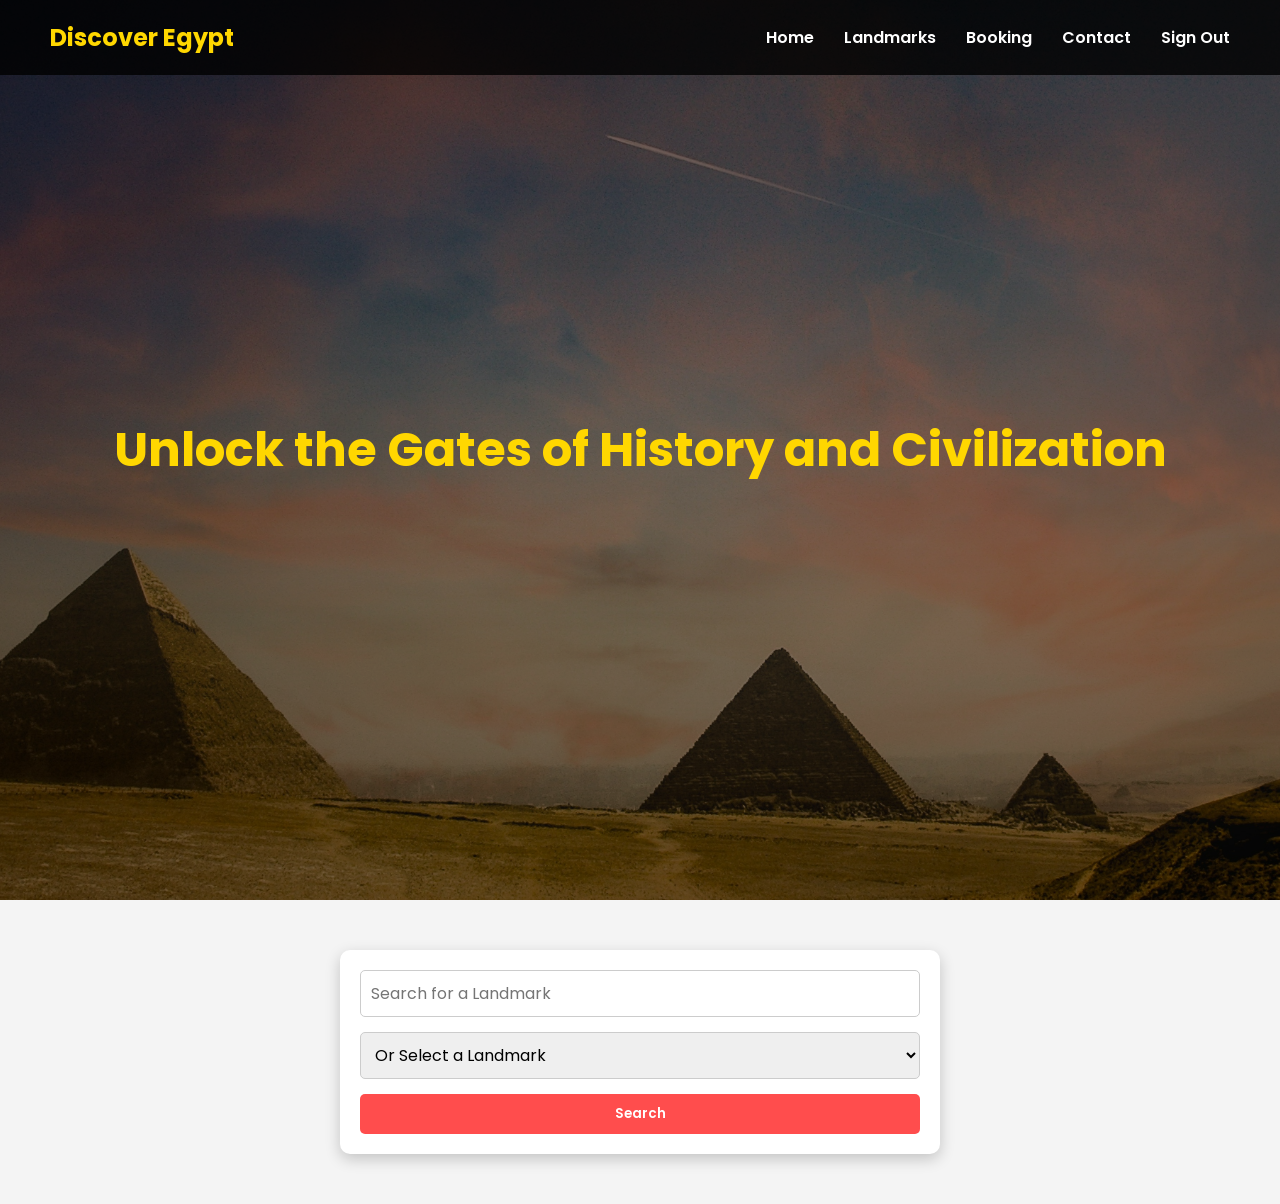
<file: booking.html>
<!DOCTYPE html>
<html lang="en">
<head>
    <meta charset="UTF-8">
    <meta name="viewport" content="width=device-width, initial-scale=1.0">
    <title>Book Your Trip - Discover Egypt</title>
    <link href="https://fonts.googleapis.com/css2?family=Poppins:wght@400;600;700&display=swap" rel="stylesheet">
    <link rel="stylesheet" href="CSS/home.css">
    <link rel="stylesheet" href="CSS/booking.css">
</head>
<body>
    <nav class="navbar">
        <div class="logo">Discover Egypt</div>
        <ul class="nav-links">
            <li><a href="home.html">Home</a></li>
            <li><a href="landmarks.html">Landmarks</a></li>
            <li><a href="booking.html">Booking</a></li>
            <li><a href="Contact.html">Contact</a></li>
            <li><a href="login&reg.html">Sign Out</a></li>
        </ul>
        <div class="hamburger">
            <span></span>
            <span></span>
            <span></span>
        </div>
    </nav>

    <section class="header-section">
        <h1>Unlock the Gates of History and Civilization</h1>
    </section>

    <section class="search-section">
        <form class="search-form" action="landmark_details.html" method="GET">
            <input type="text" name="landmark" placeholder="Search for a Landmark">
            <select name="landmark_select">
                <option value="" disabled selected>Or Select a Landmark</option>
                <option value="Giza Pyramids">Giza Pyramids</option>
                <option value="Luxor">Luxor</option>
                <option value="Aswan">Aswan</option>
                <option value="Cairo">Cairo</option>
                <option value="Sharm El-Sheikh">Sharm El-Sheikh</option>
            </select>
            <button type="submit">Search</button>
        </form>
    </section>

    <script src="JS/home.js"></script>
    <script src="JS/booking.js"></script>
</body>
</html>
</file>
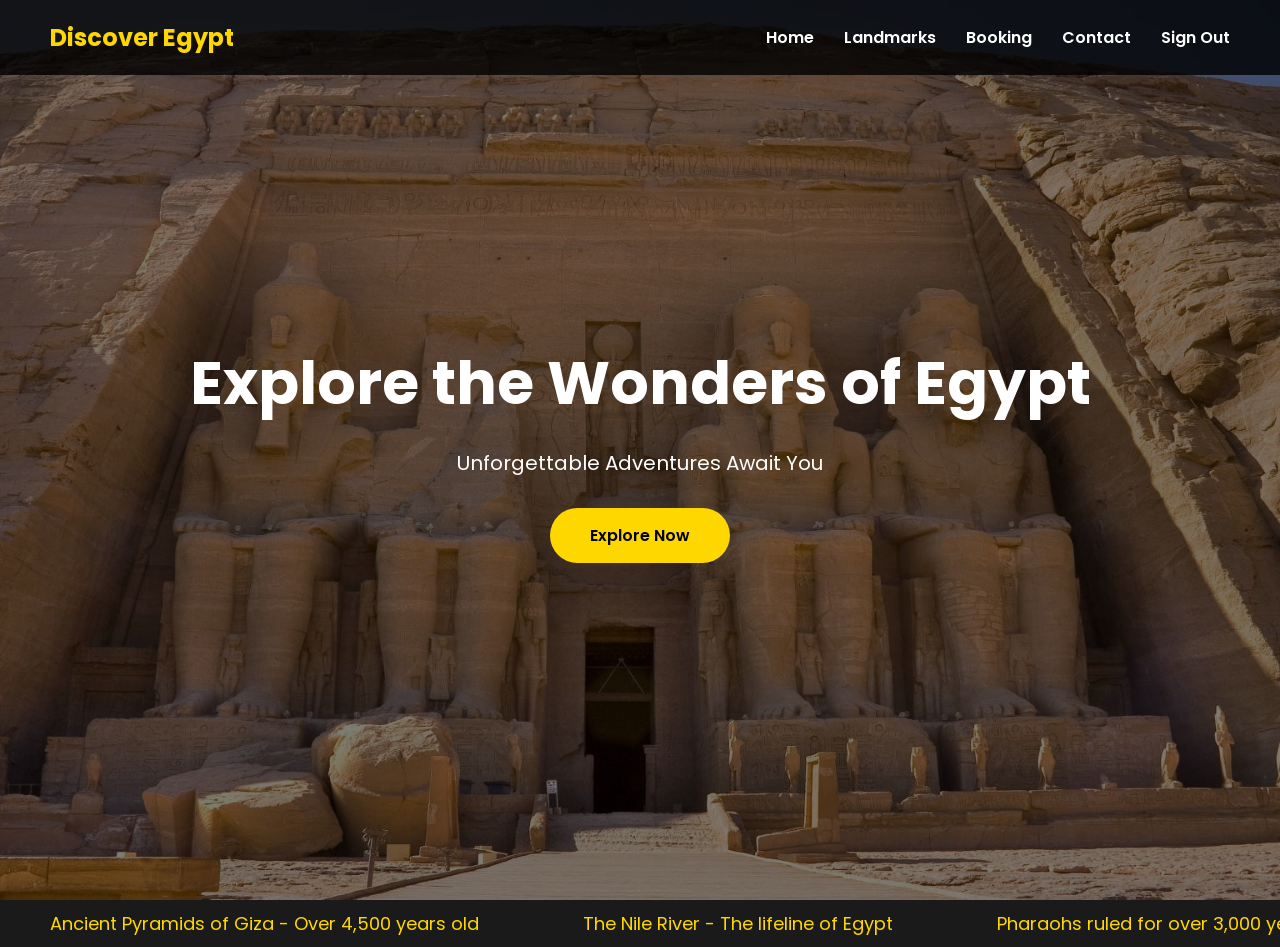
<file: Home.html>
<!DOCTYPE html>
<html lang="en">
<head>
    <meta charset="UTF-8">
    <meta name="viewport" content="width=device-width, initial-scale=1.0">
    <title>Discover Egypt</title>
    <link rel="stylesheet" href="CSS/home.css">
    <link href="https://fonts.googleapis.com/css2?family=Poppins:wght@400;600;700&display=swap" rel="stylesheet">
</head>
<body>
    <nav class="navbar">
        <div class="logo">Discover Egypt</div>
        <ul class="nav-links">
            <li><a href="#home">Home</a></li>
            <li><a href="landmarks.html">Landmarks</a></li>
            <li><a href="booking.html">Booking</a></li>
            <li><a href="Contact.html">Contact</a></li>
            <li><a href="login&reg.html">Sign Out</a></li>
        </ul>
        <div class="hamburger">
            <span></span>
            <span></span>
            <span></span>
        </div>
    </nav>

    <section class="hero">
        <div class="hero-content">
            <h1>Explore the Wonders of Egypt</h1>
            <p>Unforgettable Adventures Await You</p>
            <a href="landmarks.html" class="explore-btn">Explore Now</a>
        </div>
    </section>

    <div class="ticker">
        <div class="ticker-content">
            <span>Ancient Pyramids of Giza - Over 4,500 years old</span>
            <span>The Nile River - The lifeline of Egypt</span>
            <span>Pharaohs ruled for over 3,000 years</span>
            <span>Luxor - The world’s greatest open-air museum</span>
            <span>Hieroglyphs - The ancient writing system</span>
        </div>
    </div>

    <script src="JS/home.js"></script>
</body>
</html>
</file>
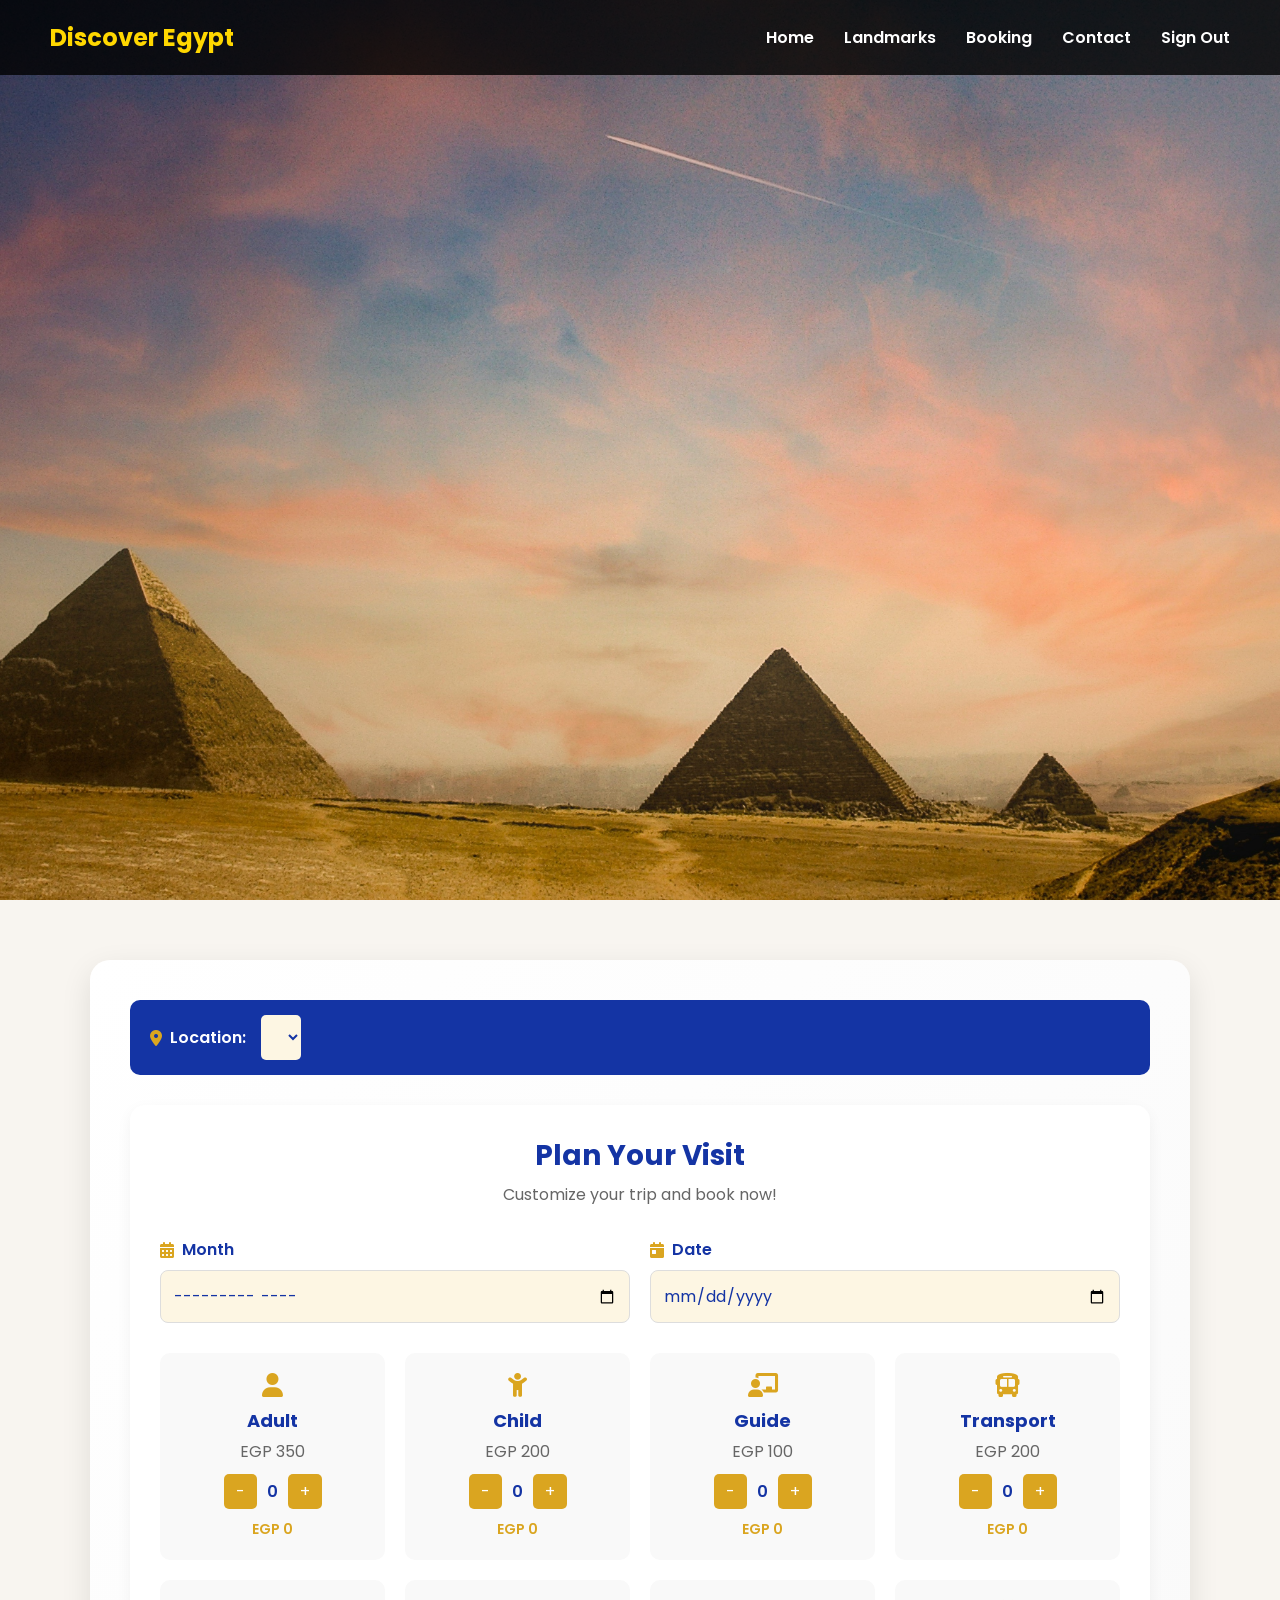
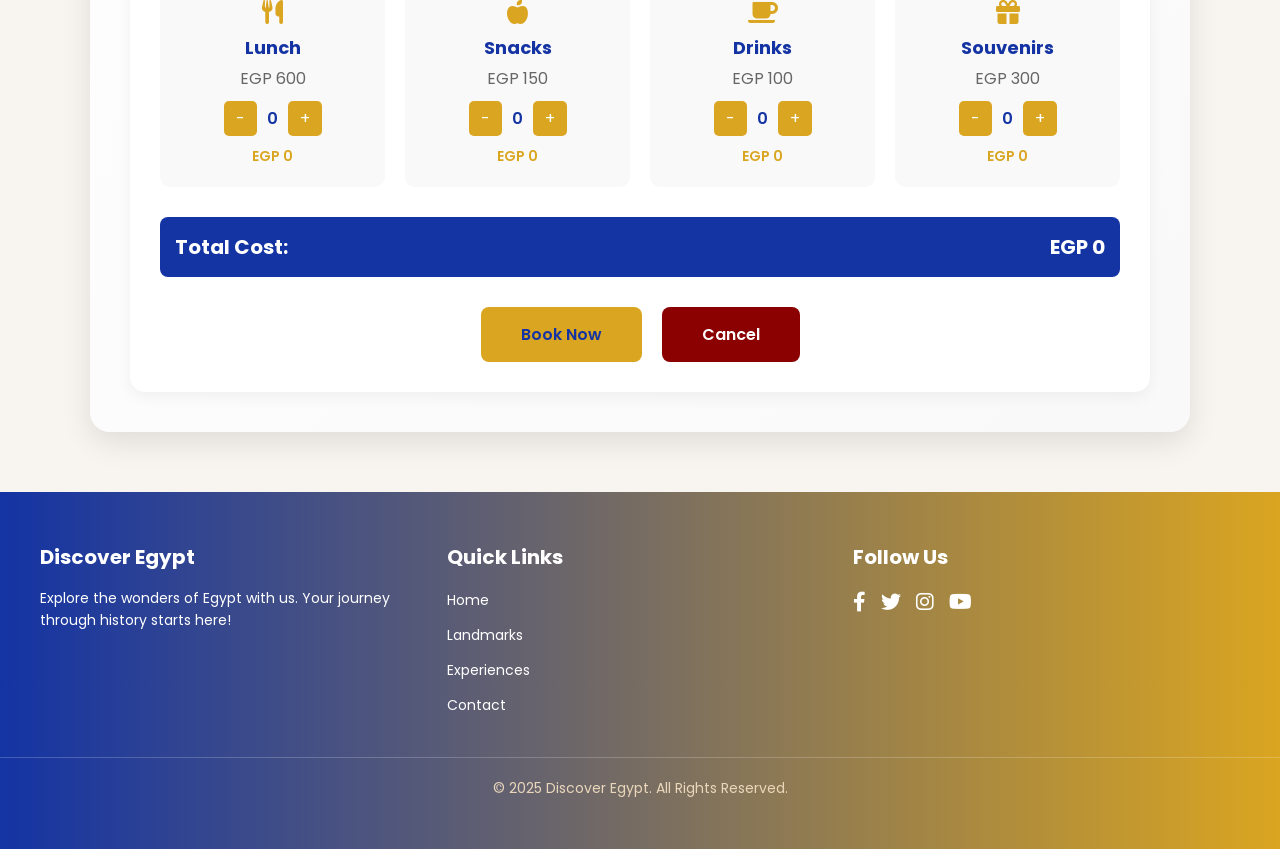
<file: landmark_details.html>
<!DOCTYPE html>
<html lang="en">
<head>
    <meta charset="UTF-8">
    <meta name="viewport" content="width=device-width, initial-scale=1.0">
    <title>Landmark Details - Discover Egypt</title>
    <link href="https://fonts.googleapis.com/css2?family=Poppins:wght@400;600;700&display=swap" rel="stylesheet">
    <link rel="stylesheet" href="CSS/home.css">
    <link rel="stylesheet" href="CSS/landmark_details.css">
    <link rel="stylesheet" href="https://cdnjs.cloudflare.com/ajax/libs/font-awesome/6.0.0-beta3/css/all.min.css">
</head>
<body>
    <nav class="navbar">
        <div class="logo">Discover Egypt</div>
        <ul class="nav-links">
            <li><a href="home.html">Home</a></li>
            <li><a href="landmarks.html">Landmarks</a></li>
            <li><a href="booking.html">Booking</a></li>
            <li><a href="Contact.html">Contact</a></li>
            <li><a href="login&reg.html">Sign Out</a></li>
        </ul>
        <div class="hamburger">
            <span></span>
            <span></span>
            <span></span>
        </div>
    </nav>

    <section class="landmark-header" id="landmark-header">
        <div class="header-overlay">
            <h1 id="landmark-name"></h1>
        </div>
    </section>

    <section class="details-section">
        <div class="location">
            <label><i class="fas fa-map-marker-alt"></i> Location:</label>
            <select id="location-select">
                <option value=""></option>
            </select>
        </div>
        <form class="booking-form" action="#" method="GET">
            <div class="form-header">
                <h2>Plan Your Visit</h2>
                <p>Customize your trip and book now!</p>
            </div>
            <div class="form-row">
                <div class="form-group">
                    <label><i class="fas fa-calendar-alt"></i> Month</label>
                    <input type="month" name="month" required>
                </div>
                <div class="form-group">
                    <label><i class="fas fa-calendar-day"></i> Date</label>
                    <input type="date" name="date" required>
                </div>
            </div>
            <div class="options-grid">
                <div class="option-card">
                    <i class="fas fa-user"></i>
                    <h3>Adult</h3>
                    <p>EGP 350</p>
                    <div class="counter">
                        <button type="button" class="decrement">-</button>
                        <span class="count">0</span>
                        <button type="button" class="increment">+</button>
                    </div>
                    <span class="total">EGP 0</span>
                </div>
                <div class="option-card">
                    <i class="fas fa-child"></i>
                    <h3>Child</h3>
                    <p>EGP 200</p>
                    <div class="counter">
                        <button type="button" class="decrement">-</button>
                        <span class="count">0</span>
                        <button type="button" class="increment">+</button>
                    </div>
                    <span class="total">EGP 0</span>
                </div>
                <div class="option-card">
                    <i class="fas fa-chalkboard-teacher"></i>
                    <h3>Guide</h3>
                    <p>EGP 100</p>
                    <div class="counter">
                        <button type="button" class="decrement">-</button>
                        <span class="count">0</span>
                        <button type="button" class="increment">+</button>
                    </div>
                    <span class="total">EGP 0</span>
                </div>
                <div class="option-card">
                    <i class="fas fa-bus"></i>
                    <h3>Transport</h3>
                    <p>EGP 200</p>
                    <div class="counter">
                        <button type="button" class="decrement">-</button>
                        <span class="count">0</span>
                        <button type="button" class="increment">+</button>
                    </div>
                    <span class="total">EGP 0</span>
                </div>
                <div class="option-card">
                    <i class="fas fa-utensils"></i>
                    <h3>Lunch</h3>
                    <p>EGP 600</p>
                    <div class="counter">
                        <button type="button" class="decrement">-</button>
                        <span class="count">0</span>
                        <button type="button" class="increment">+</button>
                    </div>
                    <span class="total">EGP 0</span>
                </div>
                <div class="option-card">
                    <i class="fas fa-apple-alt"></i>
                    <h3>Snacks</h3>
                    <p>EGP 150</p>
                    <div class="counter">
                        <button type="button" class="decrement">-</button>
                        <span class="count">0</span>
                        <button type="button" class="increment">+</button>
                    </div>
                    <span class="total">EGP 0</span>
                </div>
                <div class="option-card">
                    <i class="fas fa-coffee"></i>
                    <h3>Drinks</h3>
                    <p>EGP 100</p>
                    <div class="counter">
                        <button type="button" class="decrement">-</button>
                        <span class="count">0</span>
                        <button type="button" class="increment">+</button>
                    </div>
                    <span class="total">EGP 0</span>
                </div>
                <div class="option-card">
                    <i class="fas fa-gift"></i>
                    <h3>Souvenirs</h3>
                    <p>EGP 300</p>
                    <div class="counter">
                        <button type="button" class="decrement">-</button>
                        <span class="count">0</span>
                        <button type="button" class="increment">+</button>
                    </div>
                    <span class="total">EGP 0</span>
                </div>
            </div>
            <div class="total-cost">
                <span>Total Cost:</span>
                <span id="total-cost">EGP 0</span>
            </div>
            <input type="hidden" name="landmark" id="landmark-input">
            <input type="hidden" name="adults" class="adults-count" value="0">
            <input type="hidden" name="children" class="children-count" value="0">
            <input type="hidden" name="guide" class="guide-count" value="0">
            <input type="hidden" name="transport" class="transport-count" value="0">
            <input type="hidden" name="lunch" class="lunch-count" value="0">
            <input type="hidden" name="snacks" class="snacks-count" value="0">
            <input type="hidden" name="drinks" class="drinks-count" value="0">
            <input type="hidden" name="souvenirs" class="souvenirs-count" value="0">
            <div class="form-buttons">
                <button type="submit" class="book-btn">Book Now</button>
                <button type="button" class="cancel-btn">Cancel</button>
            </div>
        </form>
    </section>

    <footer class="footer">
        <div class="footer-content">
            <div class="footer-section">
                <h3>Discover Egypt</h3>
                <p>Explore the wonders of Egypt with us. Your journey through history starts here!</p>
            </div>
            <div class="footer-section">
                <h3>Quick Links</h3>
                <ul>
                    <li><a href="home.html">Home</a></li>
                    <li><a href="landmarks.html">Landmarks</a></li>
                    <li><a href="#experiences">Experiences</a></li>
                    <li><a href="#contact">Contact</a></li>
                </ul>
            </div>
            <div class="footer-section">
                <h3>Follow Us</h3>
                <div class="social-icons">
                    <a href="#"><i class="fab fa-facebook-f"></i></a>
                    <a href="#"><i class="fab fa-twitter"></i></a>
                    <a href="#"><i class="fab fa-instagram"></i></a>
                    <a href="#"><i class="fab fa-youtube"></i></a>
                </div>
            </div>
        </div>
        <div class="footer-bottom">
            <p>© 2025 Discover Egypt. All Rights Reserved.</p>
        </div>
    </footer>

    <script src="JS/home.js"></script>
    <script src="JS/landmark_details.js"></script>
</body>
</html>
</file>
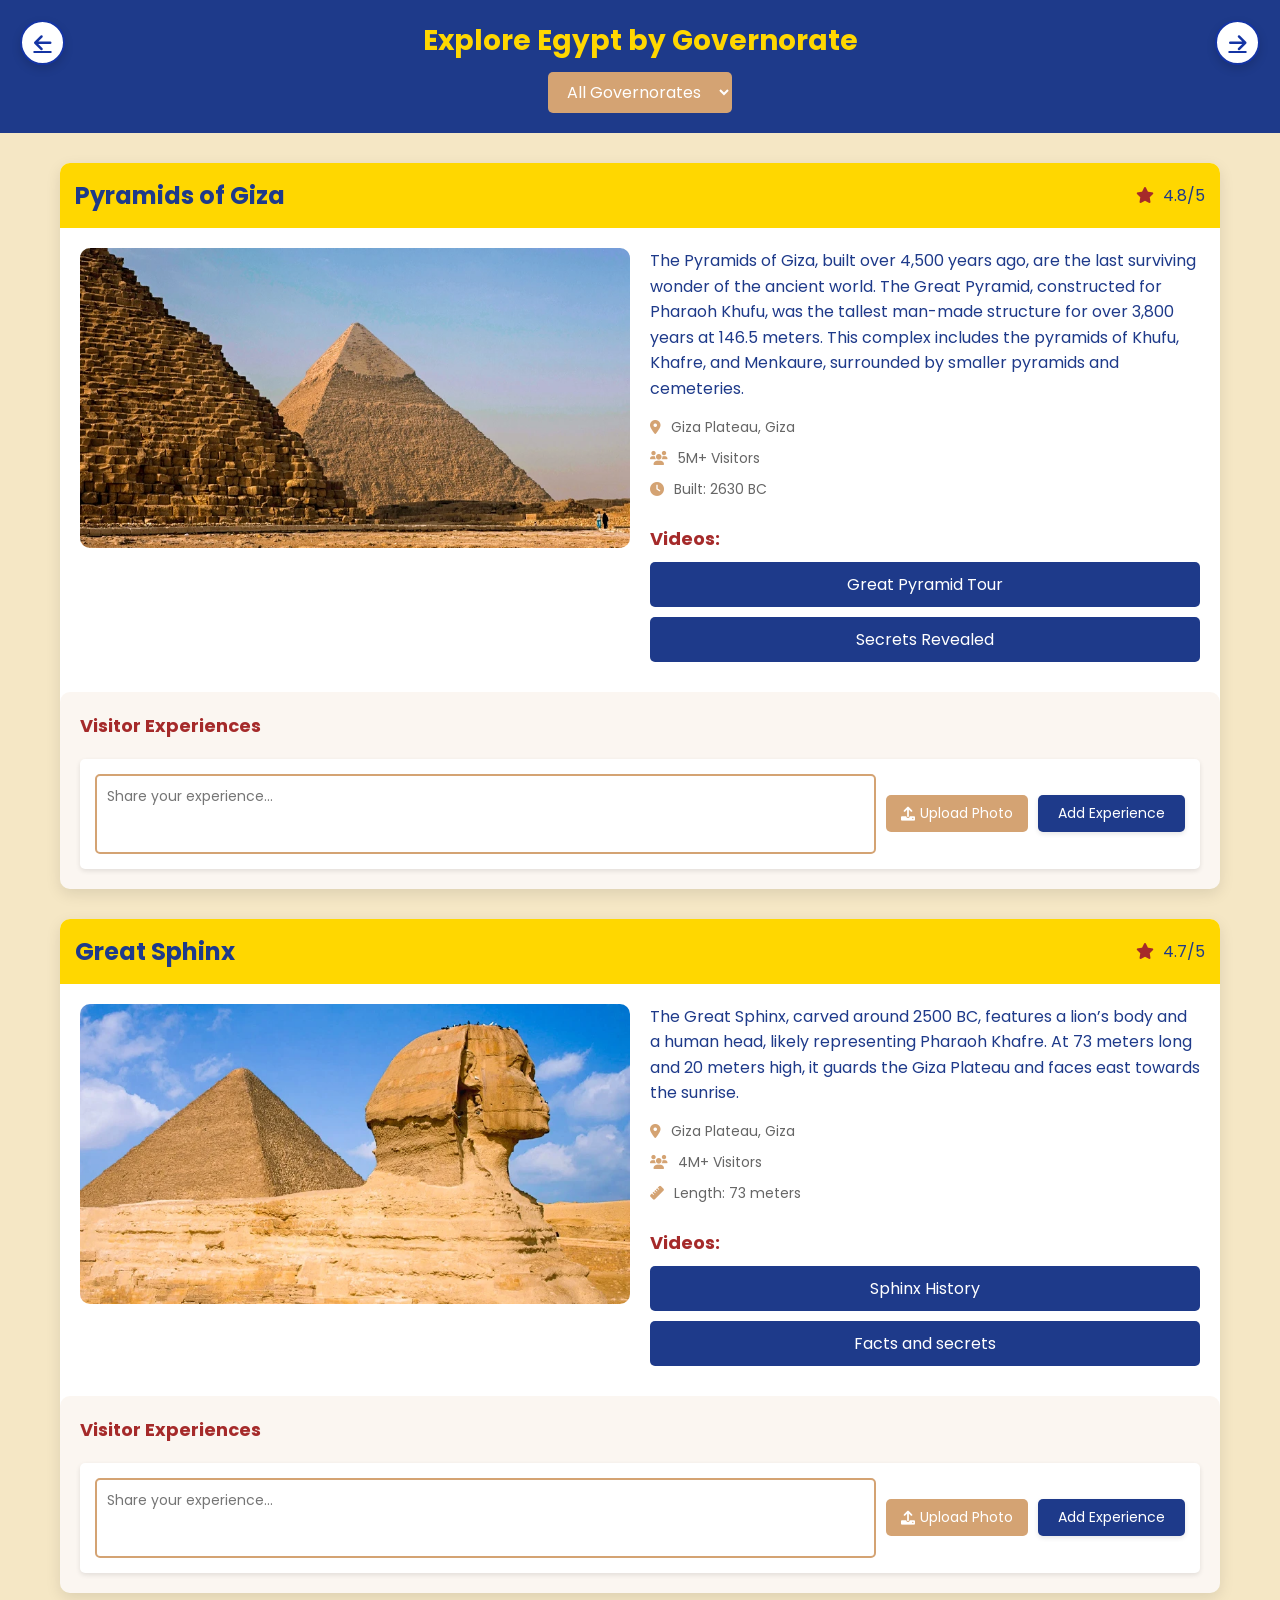
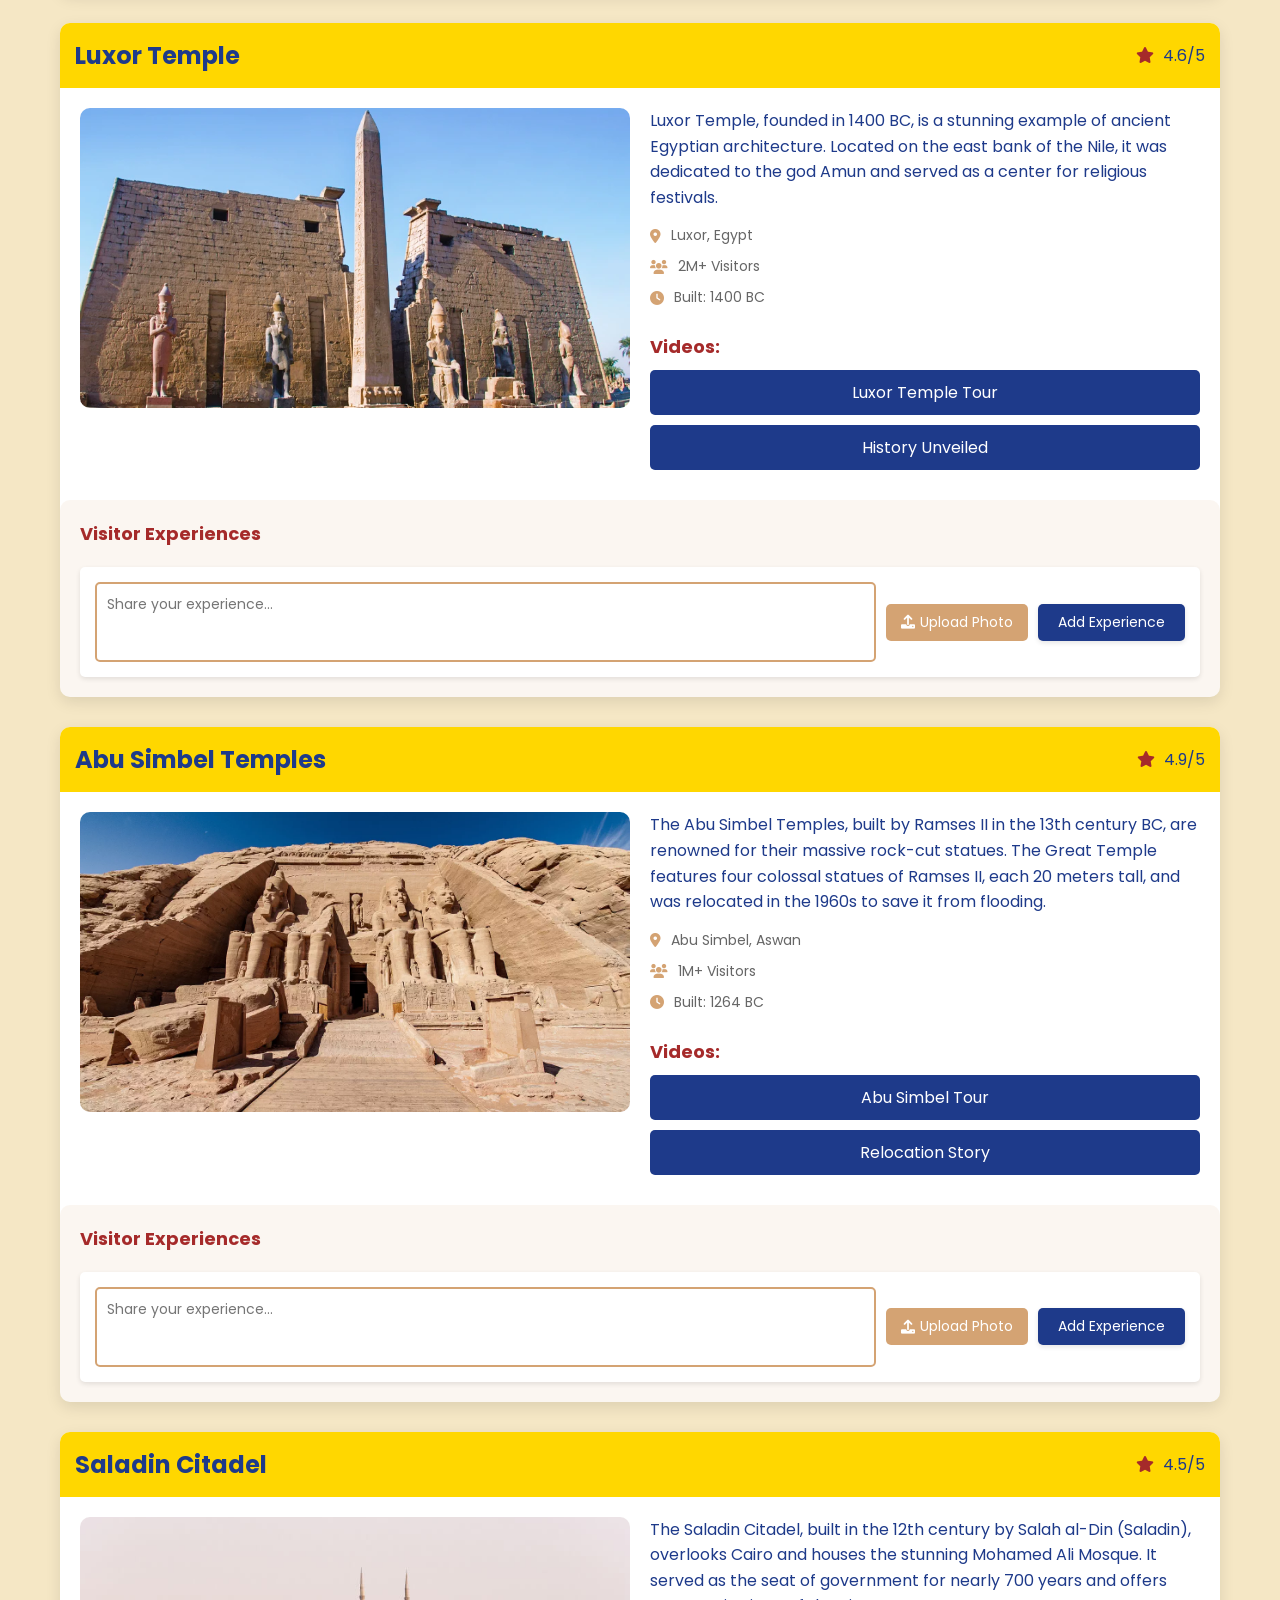
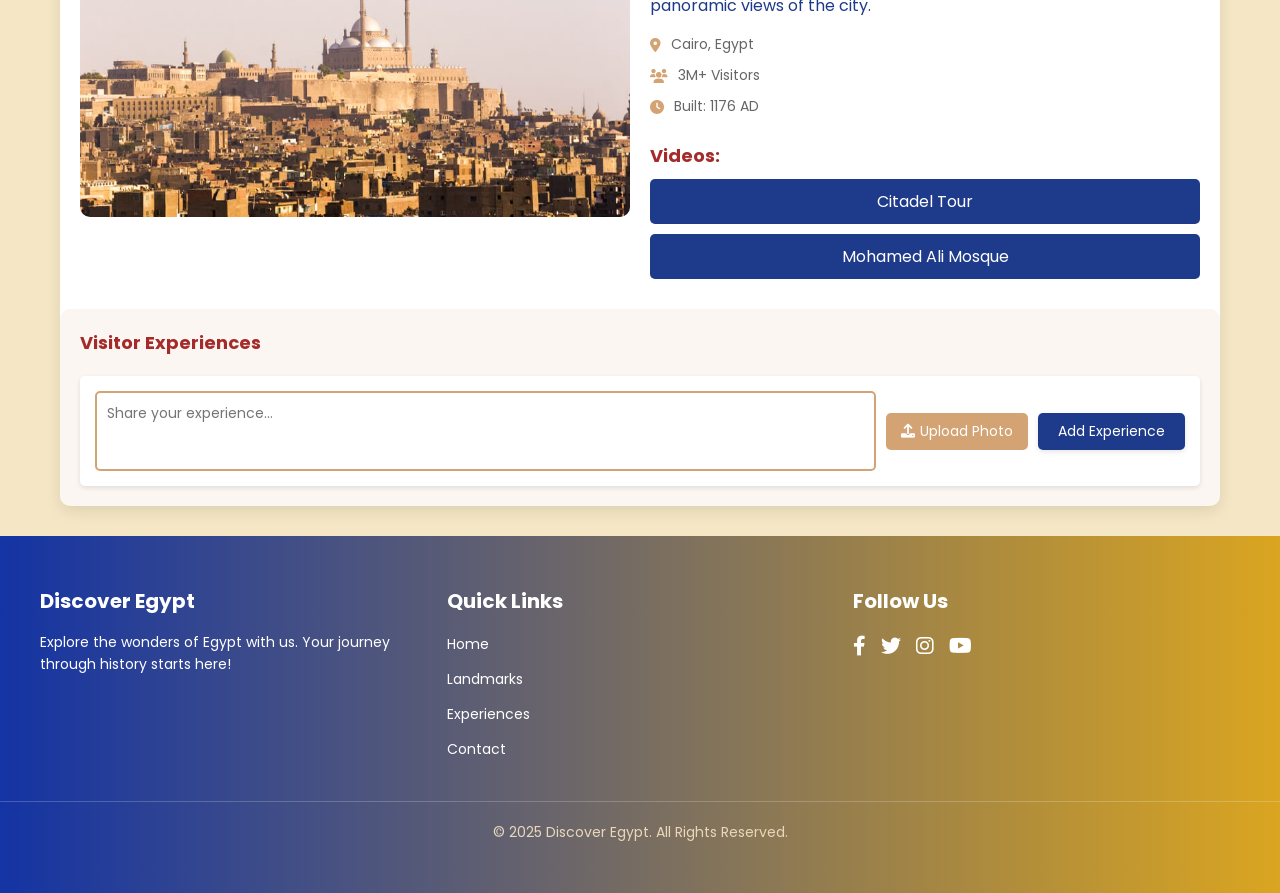
<file: landmarks.html>
<!DOCTYPE html>
<html lang="en">
<head>
    <meta charset="UTF-8">
    <meta name="viewport" content="width=device-width, initial-scale=1.0">
    <title>Egypt Landmarks</title>
    <link rel="stylesheet" href="CSS/landmarks.css">
    <link href="https://fonts.googleapis.com/css2?family=Poppins:wght@400;600;700&display=swap" rel="stylesheet">
    <link rel="stylesheet" href="https://cdnjs.cloudflare.com/ajax/libs/font-awesome/6.0.0-beta3/css/all.min.css">
</head>
<body>
    <a href="Home.html" class="back-arrow">
        <i class="fas fa-arrow-left"></i>
    </a>
    <a href="booking.html" class="back-arrow-1">
        <i class="fas fa-arrow-right"></i>
    </a>
    <div class="filter-bar">
        <h1>Explore Egypt by Governorate</h1>
        <select id="governorateFilter">
            <option value="all">All Governorates</option>
            <option value="cairo">Cairo</option>
            <option value="giza">Giza</option>
            <option value="luxor">Luxor</option>
            <option value="aswan">Aswan</option>
        </select>
    </div>

    <section class="landmarks-container" id="landmarks">
        <div class="landmark" data-governorate="giza">
            <div class="landmark-header">
                <h2>Pyramids of Giza</h2>
                <span class="rating"><i class="fas fa-star"></i> 4.8/5</span>
            </div>
            <div class="landmark-content">
                <div class="main-image" style="background-image: url('./Images/The\ Pyramids\ of\ Giza.webp');"></div>
                <div class="landmark-details">
                    <p>The Pyramids of Giza, built over 4,500 years ago, are the last surviving wonder of the ancient world. The Great Pyramid, constructed for Pharaoh Khufu, was the tallest man-made structure for over 3,800 years at 146.5 meters. This complex includes the pyramids of Khufu, Khafre, and Menkaure, surrounded by smaller pyramids and cemeteries.</p>
                    <ul class="landmark-facts">
                        <li><i class="fas fa-map-marker-alt"></i> Giza Plateau, Giza</li>
                        <li><i class="fas fa-users"></i> 5M+ Visitors</li>
                        <li><i class="fas fa-clock"></i> Built: 2630 BC</li>
                    </ul>
                    <div class="video-links">
                        <h3>Videos:</h3>
                        <a href="https://youtu.be/CEl6P5wo6ro?si=1z77TdW2sABazjWZ" target="_blank">Great Pyramid Tour</a>
                        <a href="https://youtu.be/8AgeNvHZ_ks?si=HW1ynbRqHh42YvYd" target="_blank">Secrets Revealed</a>
                    </div>
                </div>
            </div>
            <div class="visitor-experiences">
                <h3>Visitor Experiences</h3>
                <div class="experience-list" id="experienceList-pyramids"></div>
                <form class="experience-form" data-landmark="pyramids">
                    <textarea placeholder="Share your experience..." required></textarea>
                    <label for="file-pyramids" class="upload-btn"><i class="fas fa-upload"></i> Upload Photo</label>
                    <input type="file" id="file-pyramids" accept="image/*">
                    <button type="submit">Add Experience</button>
                </form>
            </div>
        </div>



        <div class="landmark" data-governorate="giza">
            <div class="landmark-header">
                <h2>Great Sphinx</h2>
                <span class="rating"><i class="fas fa-star"></i> 4.7/5</span>
            </div>
            <div class="landmark-content">
                <div class="main-image" style="background-image: url('./Images/Sphinx\ of\ Giza.webp');"></div>
                <div class="landmark-details">
                    <p>The Great Sphinx, carved around 2500 BC, features a lion’s body and a human head, likely representing Pharaoh Khafre. At 73 meters long and 20 meters high, it guards the Giza Plateau and faces east towards the sunrise.</p>
                    <ul class="landmark-facts">
                        <li><i class="fas fa-map-marker-alt"></i> Giza Plateau, Giza</li>
                        <li><i class="fas fa-users"></i> 4M+ Visitors</li>
                        <li><i class="fas fa-ruler"></i> Length: 73 meters</li>
                    </ul>
                    <div class="video-links">
                        <h3>Videos:</h3>
                        <a href="https://youtu.be/zGNctMdQuNI?si=DGIKiA4RuTkXxDKC" target="_blank">Sphinx History</a>
                        <a href="https://youtu.be/3DKKdzqSr6I?si=MICg8WmwZvi1w668" target="_blank">Facts and secrets</a>
                    </div>
                </div>
            </div>
            <div class="visitor-experiences">
                <h3>Visitor Experiences</h3>
                <div class="experience-list" id="experienceList-sphinx"></div>
                <form class="experience-form" data-landmark="sphinx">
                    <textarea placeholder="Share your experience..." required></textarea>
                    <label for="file-sphinx" class="upload-btn"><i class="fas fa-upload"></i> Upload Photo</label>
                    <input type="file" id="file-sphinx" accept="image/*">
                    <button type="submit">Add Experience</button>
                </form>
            </div>
        </div>



        <div class="landmark" data-governorate="luxor">
            <div class="landmark-header">
                <h2>Luxor Temple</h2>
                <span class="rating"><i class="fas fa-star"></i> 4.6/5</span>
            </div>
            <div class="landmark-content">
                <div class="main-image" style="background-image: url('./Images/facing-luxor-temple.webp');"></div>
                <div class="landmark-details">
                    <p>Luxor Temple, founded in 1400 BC, is a stunning example of ancient Egyptian architecture. Located on the east bank of the Nile, it was dedicated to the god Amun and served as a center for religious festivals.</p>
                    <ul class="landmark-facts">
                        <li><i class="fas fa-map-marker-alt"></i> Luxor, Egypt</li>
                        <li><i class="fas fa-users"></i> 2M+ Visitors</li>
                        <li><i class="fas fa-clock"></i> Built: 1400 BC</li>
                    </ul>
                    <div class="video-links">
                        <h3>Videos:</h3>
                        <a href="https://youtu.be/Xm5WyKzq_Eg?si=YmG-k3pfXOxe1tWI" target="_blank">Luxor Temple Tour</a>
                        <a href="https://youtu.be/CqO4PE4uZhc?si=xzyEtjiIPD4B4_O3" target="_blank">History Unveiled</a>
                    </div>
                </div>
            </div>
            <div class="visitor-experiences">
                <h3>Visitor Experiences</h3>
                <div class="experience-list" id="experienceList-luxor"></div>
                <form class="experience-form" data-landmark="luxor">
                    <textarea placeholder="Share your experience..." required></textarea>
                    <label for="file-luxor" class="upload-btn"><i class="fas fa-upload"></i> Upload Photo</label>
                    <input type="file" id="file-luxor" accept="image/*">
                    <button type="submit">Add Experience</button>
                </form>
            </div>
        </div>



        <div class="landmark" data-governorate="aswan">
            <div class="landmark-header">
                <h2>Abu Simbel Temples</h2>
                <span class="rating"><i class="fas fa-star"></i> 4.9/5</span>
            </div>
            <div class="landmark-content">
                <div class="main-image" style="background-image: url('./Images/Abosumbal.webp');"></div>
                <div class="landmark-details">
                    <p>The Abu Simbel Temples, built by Ramses II in the 13th century BC, are renowned for their massive rock-cut statues. The Great Temple features four colossal statues of Ramses II, each 20 meters tall, and was relocated in the 1960s to save it from flooding.</p>
                    <ul class="landmark-facts">
                        <li><i class="fas fa-map-marker-alt"></i> Abu Simbel, Aswan</li>
                        <li><i class="fas fa-users"></i> 1M+ Visitors</li>
                        <li><i class="fas fa-clock"></i> Built: 1264 BC</li>
                    </ul>
                    <div class="video-links">
                        <h3>Videos:</h3>
                        <a href="https://youtu.be/D2qoZDdg6ho?si=4F0ZxSsPHpVaHeHW" target="_blank">Abu Simbel Tour</a>
                        <a href="https://youtu.be/oCrDhPt02LA?si=YVeXONyOl65R6cOe" target="_blank">Relocation Story</a>
                    </div>
                </div>
            </div>
            <div class="visitor-experiences">
                <h3>Visitor Experiences</h3>
                <div class="experience-list" id="experienceList-abusimbel"></div>
                <form class="experience-form" data-landmark="abusimbel">
                    <textarea placeholder="Share your experience..." required></textarea>
                    <label for="file-abusimbel" class="upload-btn"><i class="fas fa-upload"></i> Upload Photo</label>
                    <input type="file" id="file-abusimbel" accept="image/*">
                    <button type="submit">Add Experience</button>
                </form>
            </div>
        </div>



        <div class="landmark" data-governorate="cairo">
            <div class="landmark-header">
                <h2>Saladin Citadel</h2>
                <span class="rating"><i class="fas fa-star"></i> 4.5/5</span>
            </div>
            <div class="landmark-content">
                <div class="main-image" style="background-image: url('./Images/Great-pictures-of-Saladin-Citadel.jpg');"></div>
                <div class="landmark-details">
                    <p>The Saladin Citadel, built in the 12th century by Salah al-Din (Saladin), overlooks Cairo and houses the stunning Mohamed Ali Mosque. It served as the seat of government for nearly 700 years and offers panoramic views of the city.</p>
                    <ul class="landmark-facts">
                        <li><i class="fas fa-map-marker-alt"></i> Cairo, Egypt</li>
                        <li><i class="fas fa-users"></i> 3M+ Visitors</li>
                        <li><i class="fas fa-clock"></i> Built: 1176 AD</li>
                    </ul>
                    <div class="video-links">
                        <h3>Videos:</h3>
                        <a href="https://youtu.be/mmILt9rvMf4?si=fgCHgoa1Ei61EIsi" target="_blank">Citadel Tour</a>
                        <a href="https://youtu.be/FMOLwBcN8lk?si=9KSqKPU_INeuUnVQ" target="_blank">Mohamed Ali Mosque</a>
                    </div>
                </div>
            </div>
            <div class="visitor-experiences">
                <h3>Visitor Experiences</h3>
                <div class="experience-list" id="experienceList-citadel"></div>
                <form class="experience-form" data-landmark="citadel">
                    <textarea placeholder="Share your experience..." required></textarea>
                    <label for="file-citadel" class="upload-btn"><i class="fas fa-upload"></i> Upload Photo</label>
                    <input type="file" id="file-citadel" accept="image/*">
                    <button type="submit">Add Experience</button>
                </form>
            </div>
        </div>
    </section>

    <button class="back-to-top" id="backToTop"><i class="fas fa-arrow-up"></i></button>
    <script src="JS/landmarks.js"></script>

</body>
<footer class="footer">
    <div class="footer-content">
        <div class="footer-section">
            <h3>Discover Egypt</h3>
            <p>Explore the wonders of Egypt with us. Your journey through history starts here!</p>
        </div>
        <div class="footer-section">
            <h3>Quick Links</h3>
            <ul>
                <li><a href="home.html">Home</a></li>
                <li><a href="landmarks.html">Landmarks</a></li>
                <li><a href="#experiences">Experiences</a></li>
                <li><a href="contact.html">Contact</a></li>
            </ul>
        </div>
        <div class="footer-section">
            <h3>Follow Us</h3>
            <div class="social-icons">
                <a href="#"><i class="fab fa-facebook-f"></i></a>
                <a href="#"><i class="fab fa-twitter"></i></a>
                <a href="#"><i class="fab fa-instagram"></i></a>
                <a href="#"><i class="fab fa-youtube"></i></a>
            </div>
        </div>
    </div>
    <div class="footer-bottom">
        <p>© 2025 Discover Egypt. All Rights Reserved.</p>
    </div>
</footer>
</html>
</file>
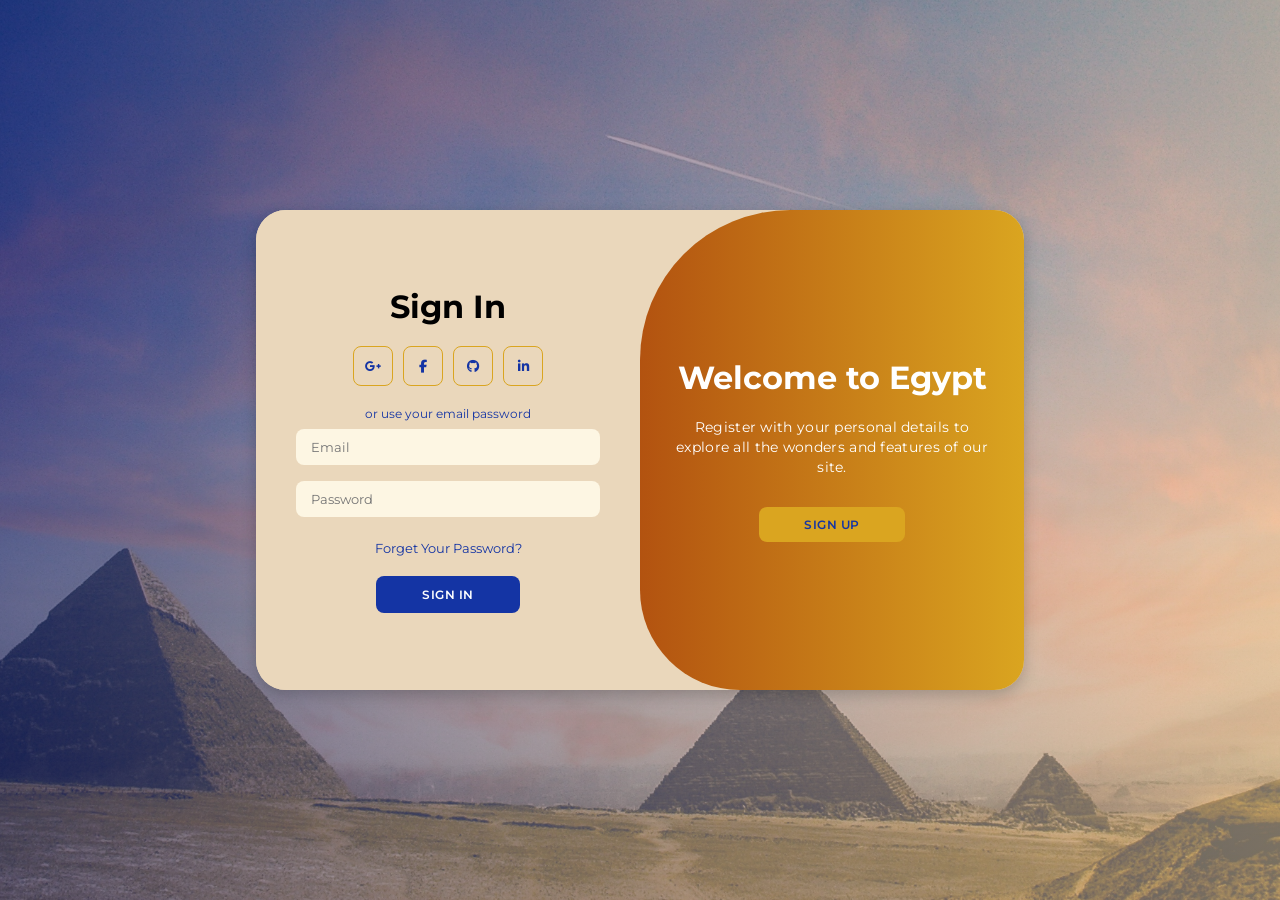
<file: login&reg.html>
<!DOCTYPE html>
<html lang="en">

<head>
    <meta charset="UTF-8">
    <meta name="viewport" content="width=device-width, initial-scale=1.0">
    <link rel="stylesheet" href="https://cdnjs.cloudflare.com/ajax/libs/font-awesome/6.4.2/css/all.min.css">
    <link rel="stylesheet" href="CSS/login.css">
    <title>Login Page</title>
</head>

<body>
    <div class="container" id="container">
        <div class="form-container sign-up">
            <form id="signup-form">
                <h1>Create Account</h1>
                <div class="social-icons">
                    <a href="#" class="icon"><i class="fa-brands fa-google-plus-g"></i></a>
                    <a href="#" class="icon"><i class="fa-brands fa-facebook-f"></i></a>
                    <a href="#" class="icon"><i class="fa-brands fa-github"></i></a>
                    <a href="#" class="icon"><i class="fa-brands fa-linkedin-in"></i></a>
                </div>
                <span>or use your email for registration</span>
                <input type="text" name="name" placeholder="Name">
                <input type="email" name="email" placeholder="Email" required>
                <input type="password" name="password" placeholder="Password" required>
                <button type="submit">Sign Up</button>
            </form>
            <p id="signup-message" class="form-message"></p>
        </div>
        <div class="form-container sign-in">
            <form id="signin-form">
                <h1>Sign In</h1>
                <div class="social-icons">
                    <a href="#" class="icon"><i class="fa-brands fa-google-plus-g"></i></a>
                    <a href="#" class="icon"><i class="fa-brands fa-facebook-f"></i></a>
                    <a href="#" class="icon"><i class="fa-brands fa-github"></i></a>
                    <a href="#" class="icon"><i class="fa-brands fa-linkedin-in"></i></a>
                </div>
                <span>or use your email password</span>
                <input type="email" name="email" placeholder="Email" required>
                <input type="password" name="password" placeholder="Password" required>
                <a href="#">Forget Your Password?</a>
                <button type="submit">Sign In</button>
            </form>
            <p id="signin-message" class="form-message"></p>
        </div>
        <div class="toggle-container">
            <div class="toggle">
                <div class="toggle-panel toggle-left">
                    <h1>Welcome Back, Traveler!</h1>
                    <p>Enter your personal details to continue exploring all the amazing features of our site.</p>
                    <button class="hidden" id="login">Sign In</button>
                </div>
                <div class="toggle-panel toggle-right">
                    <h1>Welcome to Egypt</h1>
                    <p>Register with your personal details to explore all the wonders and features of our site.</p>
                    <button class="hidden" id="register">Sign Up</button>
                </div>
            </div>
        </div>
    </div>

    <script src="JS/login.js"></script>
</body>
</html>
</file>
<file: CSS/home.css>
* {
    margin: 0;
    padding: 0;
    box-sizing: border-box;
    font-family: 'Poppins', sans-serif;
}

body {
    overflow-x: hidden;
    background: #f4f4f4;
    color: #fff;
}

/* Navbar Styles */
.navbar {
    position: fixed;
    top: 0;
    width: 100%;
    display: flex;
    justify-content: space-between;
    align-items: center;
    padding: 20px 50px;
    background: rgba(0, 0, 0, 0.8);
    z-index: 1000;
    transition: all 0.3s ease;
}

.navbar .logo {
    font-size: 24px;
    font-weight: 700;
    color: #ffd700;
}

.nav-links {
    display: flex;
    list-style: none;
}

.nav-links li {
    margin-left: 30px;
}

.nav-links a {
    text-decoration: none;
    color: #fff;
    font-weight: 600;
    position: relative;
    transition: color 0.3s ease;
}

.nav-links a::after {
    content: '';
    position: absolute;
    width: 0;
    height: 2px;
    background: #ffd700;
    left: 0;
    bottom: -5px;
    transition: width 0.4s ease;
}

.nav-links a:hover::after {
    width: 100%;
}

.nav-links a:hover {
    color: #ffd700;
}

/* Hamburger Menu */
.hamburger {
    display: none;
    flex-direction: column;
    cursor: pointer;
}

.hamburger span {
    width: 25px;
    height: 3px;
    background: #fff;
    margin: 3px 0;
    transition: all 0.3s ease;
}

/* Hero Section */
.hero {
    height: 100vh;
    background: url('../Images/Logobackground.jpg') no-repeat center center/cover;

    display: flex;
    justify-content: center;
    align-items: center;
    text-align: center;
    position: relative;
}

.hero::before {
    content: '';
    position: absolute;
    top: 0;
    left: 0;
    width: 100%;
    height: 100%;
    background: rgba(0, 0, 0, 0.5);
}
.hero {
    background-attachment: fixed;
}
@keyframes pulse {
    0% { transform: scale(1); }
    50% { transform: scale(1.05); }
    100% { transform: scale(1); }
}
.explore-btn {
    animation: pulse 2s infinite;
}

.hero-content {
    position: relative;
    z-index: 1;
}

.hero h1 {
    font-size: 60px;
    font-weight: 700;
    margin-bottom: 20px;
    animation: fadeInDown 1s ease;
}

.hero p {
    font-size: 20px;
    margin-bottom: 30px;
    animation: fadeInUp 1s ease 0.5s forwards;
    opacity: 0;
}

.explore-btn {
    display: inline-block;
    padding: 15px 40px;
    background: #ffd700;
    color: #000;
    text-decoration: none;
    font-weight: 600;
    border-radius: 50px;
    transition: all 0.3s ease;
    animation: fadeInUp 1s ease 1s forwards;
    opacity: 0;
}

.explore-btn:hover {
    background: #fff;
    transform: scale(1.1);
}

/* Ticker Section */
.ticker {
    background: #1a1a1a;
    padding: 10px 0;
    overflow: hidden;
    white-space: nowrap;
}

.ticker-content {
    display: inline-block;
    animation: scroll 20s linear infinite;
}

.ticker span {
    margin: 0 50px;
    font-size: 18px;
    color: #ffd700;
}

/* Animations */
@keyframes fadeInDown {
    from { transform: translateY(-50px); opacity: 0; }
    to { transform: translateY(0); opacity: 1; }
}

@keyframes fadeInUp {
    from { transform: translateY(50px); opacity: 0; }
    to { transform: translateY(0); opacity: 1; }
}

@keyframes scroll {
    0% { transform: translateX(0); }
    100% { transform: translateX(-100%); }
}

/* Responsive Design */
@media (max-width: 768px) {
    .hamburger { display: flex; }
    .nav-links {
        position: absolute;
        top: 70px;
        left: -100%;
        width: 100%;
        height: 100vh;
        background: rgba(0, 0, 0, 0.9);
        flex-direction: column;
        align-items: center;
        justify-content: center;
        transition: left 0.4s ease;
    }
    .nav-links.active { left: 0; }
    .nav-links li { margin: 20px 0; }
    .hero h1 { font-size: 40px; }
    .hero p { font-size: 16px; }
    .explore-btn { padding: 10px 30px; }
}

/* Hamburger Animation */
.hamburger.active span:nth-child(1) {
    transform: rotate(45deg) translate(5px, 5px);
}
.hamburger.active span:nth-child(2) {
    opacity: 0;
}
.hamburger.active span:nth-child(3) {
    transform: rotate(-45deg) translate(7px, -7px);
}
</file>
<file: CSS/booking.css>
* {
    margin: 0;
    padding: 0;
    box-sizing: border-box;
    font-family: 'Poppins', sans-serif;
}

body {
    background: #f4f4f4;
    color: #fff;
}

.header-section {
    height: 100vh;
    background: url('../Images/PINN.jpg') no-repeat center center / cover;
    display: flex;
    justify-content: center;
    align-items: center;
    text-align: center;
    position: relative;
}

.header-section::before {
    content: '';
    position: absolute;
    top: 0;
    left: 0;
    width: 100%;
    height: 100%;
    background: rgba(0, 0, 0, 0.5);
}

.header-section h1 {
    position: relative;
    z-index: 1;
    font-size: 48px;
    font-weight: 700;
    color: #ffd700;
}

.search-section {
    max-width: 600px;
    margin: 50px auto;
    background-color: #fff;
    padding: 20px;
    border-radius: 10px;
    box-shadow: 0 5px 15px rgba(0, 0, 0, 0.2);
}

.search-form {
    display: flex;
    flex-direction: column;
    gap: 15px;
}

.search-form input,
.search-form select {
    padding: 10px;
    border: 1px solid #ccc;
    border-radius: 5px;
    font-size: 16px;
    outline: none;
}

.search-form button {
    background-color: #ff4d4d;
    color: #fff;
    padding: 10px;
    border: none;
    border-radius: 5px;
    font-weight: 600;
    cursor: pointer;
    transition: all 0.3s ease;
}

.search-form button:hover {
    background-color: #e60000;
}

@media (max-width: 768px) {
    .header-section h1 {
        font-size: 32px;
    }

    .search-section {
        margin: 20px;
        padding: 15px;
    }
}
</file>
<file: CSS/landmark_details.css>
* {
    margin: 0;
    padding: 0;
    box-sizing: border-box;
    font-family: 'Poppins', sans-serif;
}

body {
    background: #f8f5f0;
    color: #333;
}

.landmark-header {
    height: 100vh;
    background: url('../Images/PINN.jpg') no-repeat center center / cover;
    position: relative;
    display: flex;
    justify-content: center;
    align-items: center;
}

.header-overlay {
    position: relative;
    text-align: center;
}

.header-overlay h1 {
    font-size: 64px;
    font-weight: 700;
    color: #fff;
    text-shadow: 2px 2px 4px rgba(0, 0, 0, 0.5);
}

.details-section {
    max-width: 1100px;
    margin: 60px auto;
    padding: 40px;
    background: linear-gradient(135deg, #fff, #f9f9f9);
    border-radius: 20px;
    box-shadow: 0 10px 30px rgba(0, 0, 0, 0.1);
}

.location {
    display: flex;
    align-items: center;
    gap: 15px;
    margin-bottom: 30px;
    background-color: #1434A4;
    padding: 15px 20px;
    border-radius: 10px;
    color: #fff;
}

.location label {
    font-weight: 600;
    display: flex;
    align-items: center;
    gap: 8px;
}

.location label i {
    color: #DAA520;
}

.location select {
    padding: 10px;
    border: none;
    border-radius: 5px;
    font-size: 16px;
    outline: none;
    background-color: #FDF6E3;
    color: #1434A4;
}

.booking-form {
    background: #fff;
    padding: 30px;
    border-radius: 15px;
    box-shadow: 0 5px 15px rgba(0, 0, 0, 0.05);
}

.form-header {
    text-align: center;
    margin-bottom: 30px;
}

.form-header h2 {
    font-size: 28px;
    color: #1434A4;
    margin-bottom: 5px;
}

.form-header p {
    font-size: 16px;
    color: #666;
}

.form-row {
    display: flex;
    gap: 20px;
    margin-bottom: 30px;
}

.form-group {
    flex: 1;
    display: flex;
    flex-direction: column;
    gap: 8px;
}

.form-group label {
    font-weight: 600;
    color: #1434A4;
    display: flex;
    align-items: center;
    gap: 8px;
}

.form-group label i {
    color: #DAA520;
}

.form-group input {
    padding: 12px;
    border: 1px solid #ddd;
    border-radius: 8px;
    font-size: 16px;
    outline: none;
    background-color: #FDF6E3;
    color: #1434A4;
    transition: border-color 0.3s ease;
}

.form-group input:focus {
    border-color: #DAA520;
}

.options-grid {
    display: grid;
    grid-template-columns: repeat(auto-fit, minmax(200px, 1fr));
    gap: 20px;
    margin-bottom: 30px;
}

.option-card {
    background: #f9f9f9;
    padding: 20px;
    border-radius: 10px;
    text-align: center;
    transition: transform 0.3s ease, box-shadow 0.3s ease;
}

.option-card:hover {
    transform: translateY(-5px);
    box-shadow: 0 5px 15px rgba(0, 0, 0, 0.1);
}

.option-card i {
    font-size: 24px;
    color: #DAA520;
    margin-bottom: 10px;
}

.option-card h3 {
    font-size: 18px;
    color: #1434A4;
    margin-bottom: 5px;
}

.option-card p {
    font-size: 16px;
    color: #666;
    margin-bottom: 10px;
}

.option-card .counter {
    display: flex;
    align-items: center;
    justify-content: center;
    gap: 10px;
    margin-bottom: 10px;
}

.option-card .counter button {
    background-color: #DAA520;
    color: #fff;
    border: none;
    padding: 5px 12px;
    cursor: pointer;
    border-radius: 5px;
    font-size: 16px;
    transition: background-color 0.3s ease;
}

.option-card .counter button:hover {
    background-color: #c99400;
}

.option-card .counter span {
    font-size: 16px;
    color: #1434A4;
    font-weight: 600;
}

.option-card .total {
    display: block;
    font-size: 14px;
    color: #DAA520;
    font-weight: 600;
}

.total-cost {
    display: flex;
    justify-content: space-between;
    font-weight: 700;
    font-size: 20px;
    margin-bottom: 30px;
    padding: 15px;
    background-color: #1434A4;
    color: #fff;
    border-radius: 8px;
}

.form-buttons {
    display: flex;
    gap: 20px;
    justify-content: center;
}

.book-btn {
    background-color: #DAA520;
    color: #1434A4;
    padding: 15px 40px;
    border: none;
    border-radius: 8px;
    font-weight: 600;
    font-size: 16px;
    cursor: pointer;
    transition: all 0.3s ease;
}

.book-btn:hover {
    background-color: #1434A4;
    color: #fff;
    transform: translateY(-2px);
}

.cancel-btn {
    background-color: #8B0000;
    color: #fff;
    padding: 15px 40px;
    border: none;
    border-radius: 8px;
    font-weight: 600;
    font-size: 16px;
    cursor: pointer;
    transition: all 0.3s ease;
}

.cancel-btn:hover {
    background-color: #a11212;
    transform: translateY(-2px);
}

.footer {
    background: linear-gradient(90deg, #1434A4, #DAA520);
    color: #fff;
    padding: 50px 0;
    margin-top: 50px;
}

.footer-content {
    max-width: 1200px;
    margin: 0 auto;
    display: flex;
    justify-content: space-between;
    gap: 20px;
    flex-wrap: wrap;
}

.footer-section {
    flex: 1;
    min-width: 250px;
}

.footer-section h3 {
    font-size: 20px;
    margin-bottom: 15px;
    color: #fff;
}

.footer-section p {
    font-size: 14px;
    line-height: 1.6;
}

.footer-section ul {
    list-style: none;
}

.footer-section ul li {
    margin-bottom: 10px;
}

.footer-section ul li a {
    color: #fff;
    text-decoration: none;
    font-size: 14px;
    transition: color 0.3s ease;
}

.footer-section ul li a:hover {
    color: #EAD7BB;
}

.social-icons {
    display: flex;
    gap: 15px;
}

.social-icons a {
    color: #fff;
    font-size: 20px;
    transition: color 0.3s ease, transform 0.3s ease;
}

.social-icons a:hover {
    color: #EAD7BB;
    transform: scale(1.2);
}

.footer-bottom {
    text-align: center;
    margin-top: 30px;
    padding-top: 20px;
    border-top: 1px solid rgba(255, 255, 255, 0.2);
}

.footer-bottom p {
    font-size: 14px;
    color: #EAD7BB;
}

@media (max-width: 768px) {
    .header-overlay h1 {
        font-size: 40px;
    }

    .details-section {
        margin: 20px;
        padding: 20px;
    }

    .form-row {
        flex-direction: column;
        gap: 15px;
    }

    .form-buttons {
        flex-direction: column;
        gap: 10px;
    }

    .book-btn,
    .cancel-btn {
        width: 100%;
    }

    .footer-content {
        flex-direction: column;
        text-align: center;
    }

    .social-icons {
        justify-content: center;
    }
}
</file>
<file: CSS/landmarks.css>
.back-arrow {
    position: fixed;
    top: 20px;
    left: 20px;
    width: 45px;
    height: 45px;
    font-size: 20px;
    color: #1434A4;
    background-color: #fff;
    border-radius: 50%;
    display: flex;
    align-items: center;
    justify-content: center;
    border: 2px solid #1434A4;
    box-shadow: 0 4px 10px rgba(0, 0, 0, 0.15);
    transition: background-color 0.3s ease, transform 0.3s ease, color 0.3s ease;
    z-index: 1000;
}

.back-arrow:hover {
    background-color: #DAA520;
    color: #fff;
    transform: scale(1.1);
    border-color: #DAA520;
}


.back-arrow:hover {
    background-color: #DAA520;
    color: #fff;
    transform: scale(1.1);
}
.back-arrow-1 {
    position: fixed;
    top: 20px;
    right: 20px;
    width: 45px;
    height: 45px;
    font-size: 20px;
    color: #1434A4;
    background-color: #fff;
    border-radius: 50%;
    display: flex;
    align-items: center;
    justify-content: center;
    border: 2px solid #1434A4;
    box-shadow: 0 4px 10px rgba(0, 0, 0, 0.15);
    transition: background-color 0.3s ease, transform 0.3s ease, color 0.3s ease;
    z-index: 1000;
}

.back-arrow-1:hover {
    background-color: #DAA520;
    color: #fff;
    transform: scale(1.1);
    border-color: #DAA520;
}


* {
    margin: 0;
    padding: 0;
    box-sizing: border-box;
    font-family: 'Poppins', sans-serif;
}

body {
    background: #F5E7C5;
    color: #1E3A8A;
}

.filter-bar {
    text-align: center;
    padding: 20px;
    background: #1E3A8A;
    color: #FFD700;
}

.filter-bar h1 {
    font-size: 28px;
    margin-bottom: 10px;
}

#governorateFilter {
    padding: 8px 15px;
    font-size: 16px;
    border: none;
    border-radius: 5px;
    background: #D4A373;
    color: #fff;
    cursor: pointer;
    transition: all 0.3s ease;
}

#governorateFilter:hover {
    background: #FFD700;
}

.landmarks-container {
    max-width: 1200px;
    margin: 30px auto;
    padding: 0 20px;
}

.landmark {
    background: #fff;
    border-radius: 10px;
    margin-bottom: 30px;
    box-shadow: 0 5px 15px rgba(0, 0, 0, 0.1);
    overflow: hidden;
}

.landmark-header {
    display: flex;
    justify-content: space-between;
    align-items: center;
    padding: 15px;
    background: #FFD700;
    color: #1E3A8A;
}

.landmark-header h2 {
    font-size: 24px;
}

.rating {
    font-size: 16px;
}

.rating i {
    color: #A52A2A;
    margin-right: 5px;
}

.landmark-content {
    display: flex;
    gap: 20px;
    padding: 20px;
}

.main-image {
    width: 50%;
    height: 300px;
    background-size: cover;
    background-position: center;
    border-radius: 10px;
}

.landmark-details {
    width: 50%;
    display: flex;
    flex-direction: column;
    gap: 15px;
}

.landmark-details p {
    font-size: 16px;
    line-height: 1.6;
    color: #1E3A8A;
}

.landmark-facts {
    list-style: none;
}

.landmark-facts li {
    display: flex;
    align-items: center;
    font-size: 14px;
    color: #666;
    margin-bottom: 10px;
}

.landmark-facts i {
    margin-right: 10px;
    color: #D4A373;
}

.video-links h3 {
    font-size: 18px;
    margin-bottom: 10px;
    color: #A52A2A;
}

.video-links a {
    display: block;
    margin: 10px 0;
    padding: 10px 15px;
    background: #1E3A8A;
    color: #fff;
    text-decoration: none;
    border-radius: 5px;
    text-align: center;
    transition: all 0.3s ease;
}

.video-links a:hover {
    background: #FFD700;
    color: #1E3A8A;
}

.visitor-experiences {
    padding: 20px;
    background: rgba(212, 163, 115, 0.1);
    border-radius: 10px;
}

.visitor-experiences h3 {
    font-size: 18px;
    margin-bottom: 15px;
    color: #A52A2A;
}

.experience-list {
    margin-bottom: 20px;
    position: relative;
    padding-left: 20px;
}

.experience-list::before {
    content: '';
    position: absolute;
    left: 0;
    top: 0;
    bottom: 0;
    width: 2px;
    background: #D4A373;
}

.experience {
    display: flex;
    align-items: flex-start;
    gap: 15px;
    padding: 15px;
    background: #fff;
    border-radius: 5px;
    margin-bottom: 15px;
    position: relative;
    box-shadow: 0 2px 5px rgba(0, 0, 0, 0.1);
    transition: transform 0.3s ease;
}

.experience:hover {
    transform: translateX(5px);
}

.experience img {
    width: 40px;
    height: 40px;
    border-radius: 50%;
    object-fit: cover;
}

.experience-content {
    flex: 1;
}

.experience-content p {
    font-size: 14px;
    color: #1E3A8A;
    margin-bottom: 5px;
}

.experience-content .timestamp {
    font-size: 12px;
    color: #666;
}

.experience-form {
    display: flex;
    gap: 10px;
    flex-wrap: wrap;
    background: #fff;
    padding: 15px;
    border-radius: 5px;
    box-shadow: 0 2px 5px rgba(0, 0, 0, 0.1);
    align-items: center;
}

.experience-form textarea {
    flex: 1;
    padding: 10px;
    font-size: 14px;
    border: 2px solid #D4A373;
    border-radius: 5px;
    resize: none;
    height: 80px;
    transition: border-color 0.3s ease;
}

.experience-form textarea:focus {
    border-color: #1E3A8A;
    outline: none;
}

.experience-form input[type="file"] {
    display: none;
}

.experience-form label.upload-btn {
    display: inline-flex;
    align-items: center;
    padding: 8px 15px;
    background: #D4A373;
    color: #fff;
    border-radius: 5px;
    cursor: pointer;
    font-size: 14px;
    transition: all 0.3s ease;
}

.experience-form label.upload-btn i {
    margin-right: 5px;
}

.experience-form label.upload-btn:hover {
    background: #FFD700;
    color: #1E3A8A;
}

.experience-form button {
    padding: 8px 20px;
    background: #1E3A8A;
    color: #fff;
    border: none;
    border-radius: 5px;
    font-size: 14px;
    cursor: pointer;
    transition: all 0.3s ease;
    box-shadow: 0 2px 5px rgba(0, 0, 0, 0.1);
}

.experience-form button:hover {
    background: #FFD700;
    color: #1E3A8A;
    transform: translateY(-2px);
}

.back-to-top {
    position: fixed;
    bottom: 20px;
    right: 20px;
    width: 50px;
    height: 50px;
    background: #D4A373;
    border: none;
    border-radius: 50%;
    cursor: pointer;
    display: none;
    transition: all 0.3s ease;
}

.back-to-top.show {
    display: block;
}

.back-to-top:hover {
    background: #FFD700;
    transform: scale(1.1);
}

@media (max-width: 768px) {
    .landmark-content {
        flex-direction: column;
    }
    .main-image, .landmark-details {
        width: 100%;
    }
    .main-image {
        height: 200px;
    }
    .experience-form {
        flex-direction: column;
    }
    .experience-form label.upload-btn,
    .experience-form button {
        width: 100%;
        text-align: center;
    }
    
}




.footer {
    background: linear-gradient(90deg, #1434A4, #DAA520);
    color: #fff;
    padding: 50px 0;
    margin-top: 0;
}

.footer-content {
    max-width: 1200px;
    margin: 0 auto;
    display: flex;
    justify-content: space-between;
    gap: 20px;
    flex-wrap: wrap;
}

.footer-section {
    flex: 1;
    min-width: 250px;
}

.footer-section h3 {
    font-size: 20px;
    margin-bottom: 15px;
    color: #fff;
}

.footer-section p {
    font-size: 14px;
    line-height: 1.6;
}

.footer-section ul {
    list-style: none;
}

.footer-section ul li {
    margin-bottom: 10px;
}

.footer-section ul li a {
    color: #fff;
    text-decoration: none;
    font-size: 14px;
    transition: color 0.3s ease;
}

.footer-section ul li a:hover {
    color: #EAD7BB;
}

.social-icons {
    display: flex;
    gap: 15px;
}

.social-icons a {
    color: #fff;
    font-size: 20px;
    transition: color 0.3s ease, transform 0.3s ease;
}

.social-icons a:hover {
    color: #EAD7BB;
    transform: scale(1.2);
}

.footer-bottom {
    text-align: center;
    margin-top: 30px;
    padding-top: 20px;
    border-top: 1px solid rgba(255, 255, 255, 0.2);
}

.footer-bottom p {
    font-size: 14px;
    color: #EAD7BB;
}
</file>
<file: CSS/login.css>
/* Import Montserrat font from Google Fonts */
@import url('https://fonts.googleapis.com/css2?family=Montserrat:wght@300;400;500;600;700&display=swap');

/* Reset default styles for consistency */
* {
    margin: 0;
    padding: 0;
    box-sizing: border-box;
    font-family: 'Montserrat', sans-serif;
}

/* Body styles: Background with softer Egyptian-themed gradient and image */
body {
    background: 
        linear-gradient(to right, rgba(20, 52, 164, 0.5), rgba(234, 215, 187, 0.5)), /* Softer Gradient: Nile blue to Warm Sandy */
        url('../Images/PINN.jpg') no-repeat center center / cover;
    display: flex;
    align-items: center;
    justify-content: center;
    flex-direction: column;
    height: 100vh;
}

/* Main container for Sign In/Sign Up form */
.container {
    background-color: #EAD7BB; /* Warm Sandy background for Egyptian vibe */
    border-radius: 30px;
    box-shadow: 0 5px 15px rgba(0, 0, 0, 0.2); /* Slightly softer shadow */
    position: relative;
    overflow: hidden;
    width: 768px;
    max-width: 100%;
    min-height: 480px;
}

/* Paragraph styles inside container */
.container p {
    font-size: 14px;
    line-height: 20px;
    letter-spacing: 0.3px;
    margin: 20px 0;
    color: #1434A4; /* Nile blue for readability */
}

/* Span styles inside container */
.container span {
    font-size: 12px;
    color: #1434A4; /* Nile blue for consistency */
}

/* Links inside container (including "Forget Password") */
.container a {
    color: #1434A4; /* Nile blue for better visibility on sandy background */
    font-size: 13px;
    text-decoration: none;
    margin: 15px 0 10px;
}

/* Buttons inside container */
.container button {
    background-color: #1434A4; /* Nile blue */
    color: #fff;
    font-size: 12px;
    padding: 10px 45px;
    border: 1px solid transparent;
    border-radius: 8px;
    font-weight: 600;
    letter-spacing: 0.5px;
    text-transform: uppercase;
    margin-top: 10px;
    cursor: pointer;
    transition: all 0.3s ease; /* Smooth transition for hover */
}

/* Hover effect for buttons */
.container button:hover {
    background-color: #DAA520; /* Dark Gold on hover */
    color: #1434A4; /* Nile blue text */
}

/* Hidden button styles (used in toggle, e.g., "Sign In" and "Sign Up" buttons) */
.container button.hidden {
    background-color: #DAA520; /* Dark Gold for harmony with the toggle gradient */
    border: none; /* Remove border */
    color: #1434A4; /* Nile blue text for contrast */
}

/* Hover effect for hidden button */
.container button.hidden:hover {
    background-color: #1434A4; /* Nile blue on hover */
    color: #FFFFFF; /* White text for clarity */
    border: none; /* Remove border on hover */
}

/* Form styles inside container */
.container form {
    background-color: #EAD7BB; /* Match container background */
    display: flex;
    align-items: center;
    justify-content: center;
    flex-direction: column;
    padding: 0 40px;
    height: 100%;
}

/* Input fields inside form */
.container input {
    background-color: #FDF6E3; /* Very light sandy for contrast */
    border: none;
    margin: 8px 0;
    padding: 10px 15px;
    font-size: 13px;
    border-radius: 8px;
    width: 100%;
    outline: none;
    color: #1434A4; /* Nile blue text */
}

/* Form container for Sign In/Sign Up */
.form-container {
    position: absolute;
    top: 0;
    height: 100%;
    transition: all 0.6s ease-in-out;
}

/* Sign In form */
.sign-in {
    left: 0;
    width: 50%;
    z-index: 2;
}

/* Animation for active Sign In form */
.container.active .sign-in {
    transform: translateX(100%);
}

/* Sign Up form */
.sign-up {
    left: 0;
    width: 50%;
    opacity: 0;
    z-index: 1;
}

/* Animation for active Sign Up form */
.container.active .sign-up {
    transform: translateX(100%);
    opacity: 1;
    z-index: 5;
    animation: move 0.6s;
}

/* Animation keyframes for form transition */
@keyframes move {
    0%, 49.99% {
        opacity: 0;
        z-index: 1;
    }
    50%, 100% {
        opacity: 1;
        z-index: 5;
    }
}

/* Social media icons container */
.social-icons {
    margin: 20px 0;
}

/* Social media icons */
.social-icons a {
    border: 1px solid #DAA520; /* Dark Gold border for Egyptian theme */
    border-radius: 20%;
    display: inline-flex;
    justify-content: center;
    align-items: center;
    margin: 0 3px;
    width: 40px;
    height: 40px;
    color: #1434A4; /* Nile blue for visibility */
    transition: all 0.3s ease;
}

/* Hover effect for social media icons */
.social-icons a:hover {
    background-color: #DAA520; /* Dark Gold background on hover */
    color: #1434A4;
}

/* Toggle container for switching between Sign In/Sign Up */
.toggle-container {
    position: absolute;
    top: 0;
    left: 50%;
    width: 50%;
    height: 100%;
    overflow: hidden;
    transition: all 0.6s ease-in-out;
    border-radius: 150px 0 0 100px;
    z-index: 1000;
}

/* Animation for active toggle container */
.container.active .toggle-container {
    transform: translateX(-100%);
    border-radius: 0 150px 100px 0;
}

/* Toggle background and gradient */
.toggle {
    background-color: #8B0000; /* Nile silt red base */
    height: 100%;
    background: linear-gradient(to right, #8B0000, #DAA520); /* Gradient: Nile silt red to Dark Gold */
    color: #FFFFFF; /* White text for readability */
    position: relative;
    left: -100%;
    height: 100%;
    width: 200%;
    transform: translateX(0);
    transition: all 0.6s ease-in-out;
}

/* Animation for active toggle */
.container.active .toggle {
    transform: translateX(50%);
}

/* Toggle panel for content (e.g., "Welcome to Egypt", "Register with your personal details...", "Sign Up") */
.toggle-panel {
    position: absolute;
    width: 50%;
    height: 100%;
    display: flex;
    align-items: center;
    justify-content: center;
    flex-direction: column;
    padding: 0 30px;
    text-align: center;
    top: 0;
    transform: translateX(0);
    transition: all 0.6s ease-in-out;
    color: #FFFFFF; /* White text for better readability on gradient */
}

/* Ensure all text inside toggle-panel (including headings and paragraphs) is white */
.toggle-panel h1,
.toggle-panel p {
    color: #FFFFFF; /* White text for "Welcome to Egypt", "Register with your personal details...", etc. */
}

/* Left toggle panel */
.toggle-left {
    transform: translateX(-200%);
}

/* Animation for active left toggle */
.container.active .toggle-left {
    transform: translateX(0);
}

/* Right toggle panel */
.toggle-right {
    right: 0;
    transform: translateX(0);
}

/* Animation for active right toggle */
.container.active .toggle-right {
    transform: translateX(200%);
}
.form-message {
    text-align: center;
    font-size: 14px;
    margin-top: 15px;
    font-weight: 500;
}
</file>
